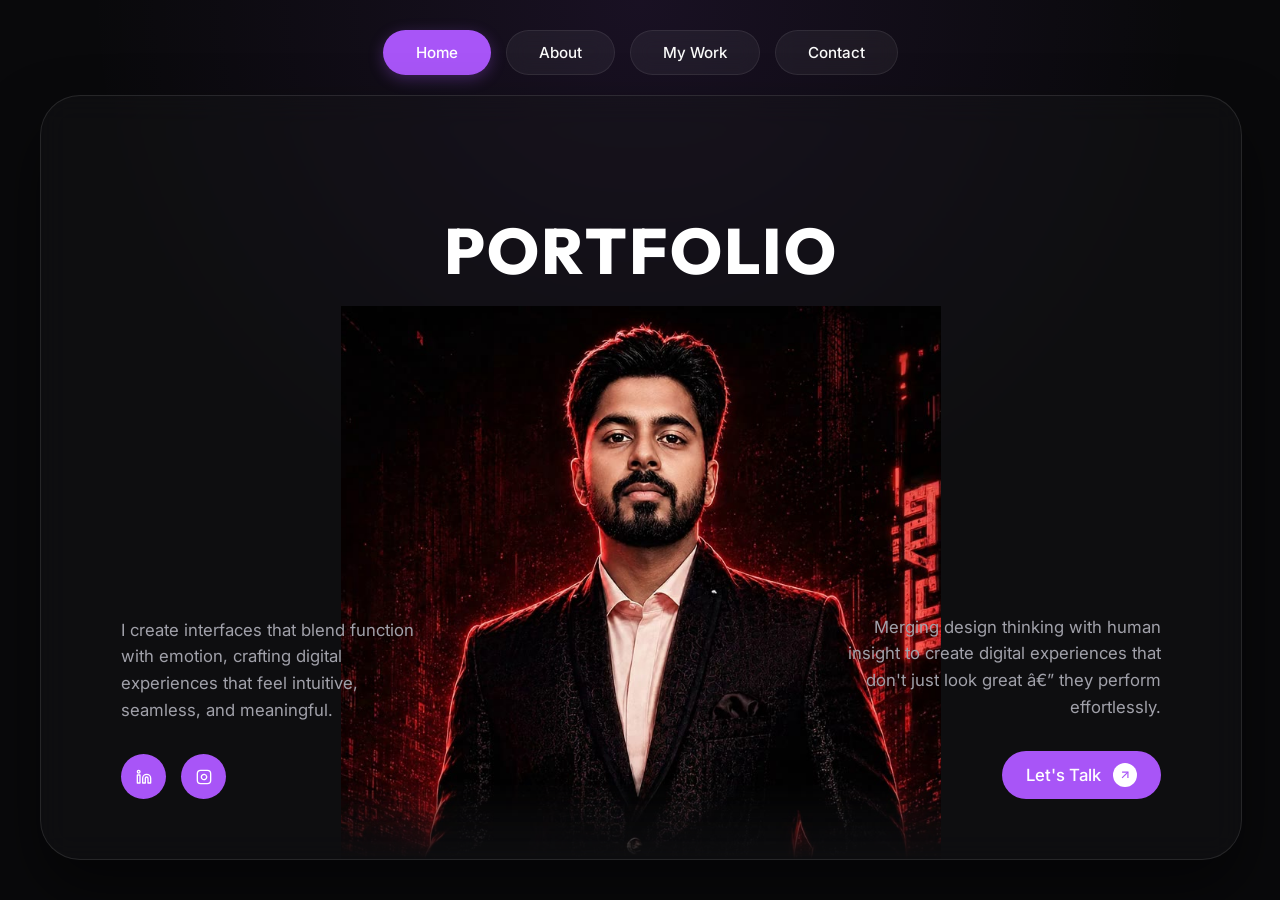
<file: index.html>
<!DOCTYPE html>
<html lang="en">
<head>
    <meta charset="UTF-8">
    <meta name="viewport" content="width=device-width, initial-scale=1.0">
    <title>Vishal Gupta - Portfolio</title>
    <!-- Fonts -->
    <link rel="preconnect" href="https://fonts.googleapis.com">
    <link rel="preconnect" href="https://fonts.gstatic.com" crossorigin>
    <link href="https://fonts.googleapis.com/css2?family=Inter:wght@300;400;500;600&family=Outfit:wght@300;400;500;600;700&family=Great+Vibes&display=swap" rel="stylesheet">
    <link rel="stylesheet" href="style.css">
</head>
<body>

    <!-- The scrolling content container -->
    <div class="scroll-container">
        <div class="page-content">
            <nav class="pill-nav">
                <a href="index.html" class="nav-item active">Home</a>
                <a href="about.html" class="nav-item">About</a>
                <a href="my-work.html" class="nav-item">My Work</a>
                <a href="contact.html" class="nav-item">Contact</a>
            </nav>

            <main class="hero-card">
                <!-- Center Portrait -->
                <div class="portrait-container">
                    <h2 class="portfolio-text">
                        <span class="letter letter-1">P</span>
                        <span class="letter letter-2">o</span>
                        <span class="letter letter-3">r</span>
                        <span class="letter letter-4">t</span>
                        <span class="letter letter-5">f</span>
                        <span class="letter letter-6">o</span>
                        <span class="letter letter-7">l</span>
                        <span class="letter letter-8">i</span>
                        <span class="letter letter-9">o</span>
                    </h2>
                    <img src="frames/frame (1).jpg" alt="Portrait" class="portrait-image">
                </div>

                <!-- Overlay Info -->
                <div class="hero-overlay-content">
                    <div class="hero-left-col">
                        <p>I create interfaces that blend function with emotion, crafting digital experiences that feel intuitive, seamless, and meaningful.</p>
                        <div class="social-links">
                            <a href="https://www.linkedin.com/in/vishalgupta57" target="_blank" class="social-icon">
                                <svg width="16" height="16" viewBox="0 0 24 24" fill="none" stroke="currentColor" stroke-width="2" stroke-linecap="round" stroke-linejoin="round">
                                    <path d="M16 8a6 6 0 0 1 6 6v7h-4v-7a2 2 0 0 0-2-2 2 2 0 0 0-2 2v7h-4v-7a6 6 0 0 1 6-6z"></path>
                                    <rect x="2" y="9" width="4" height="12"></rect>
                                    <circle cx="4" cy="4" r="2"></circle>
                                </svg>
                            </a>
                            <a href="https://www.instagram.com/iamvishalgupt" target="_blank" class="social-icon">
                                <svg width="16" height="16" viewBox="0 0 24 24" fill="none" stroke="currentColor" stroke-width="2"><rect x="2" y="2" width="20" height="20" rx="5" ry="5"></rect><path d="M16 11.37A4 4 0 1 1 12.63 8 4 4 0 0 1 16 11.37z"></path><line x1="17.5" y1="6.5" x2="17.51" y2="6.5"></line></svg>
                            </a>
                        </div>
                    </div>

                    <div class="hero-right-col">
                        <p>Merging design thinking with human insight to create digital experiences that don't just look great â€” they perform effortlessly.</p>
                        <a href="contact.html" class="btn-talk">
                            Let's Talk 
                            <span class="arrow">
                                <svg width="14" height="14" viewBox="0 0 24 24" fill="none" stroke="currentColor" stroke-width="2"><line x1="7" y1="17" x2="17" y2="7"></line><polyline points="7 7 17 7 17 17"></polyline></svg>
                            </span>
                        </a>
                    </div>
                </div>
            </main>

            <!-- Return to top removed -->
        </div>
    </div>

</body>
</html>
</file>
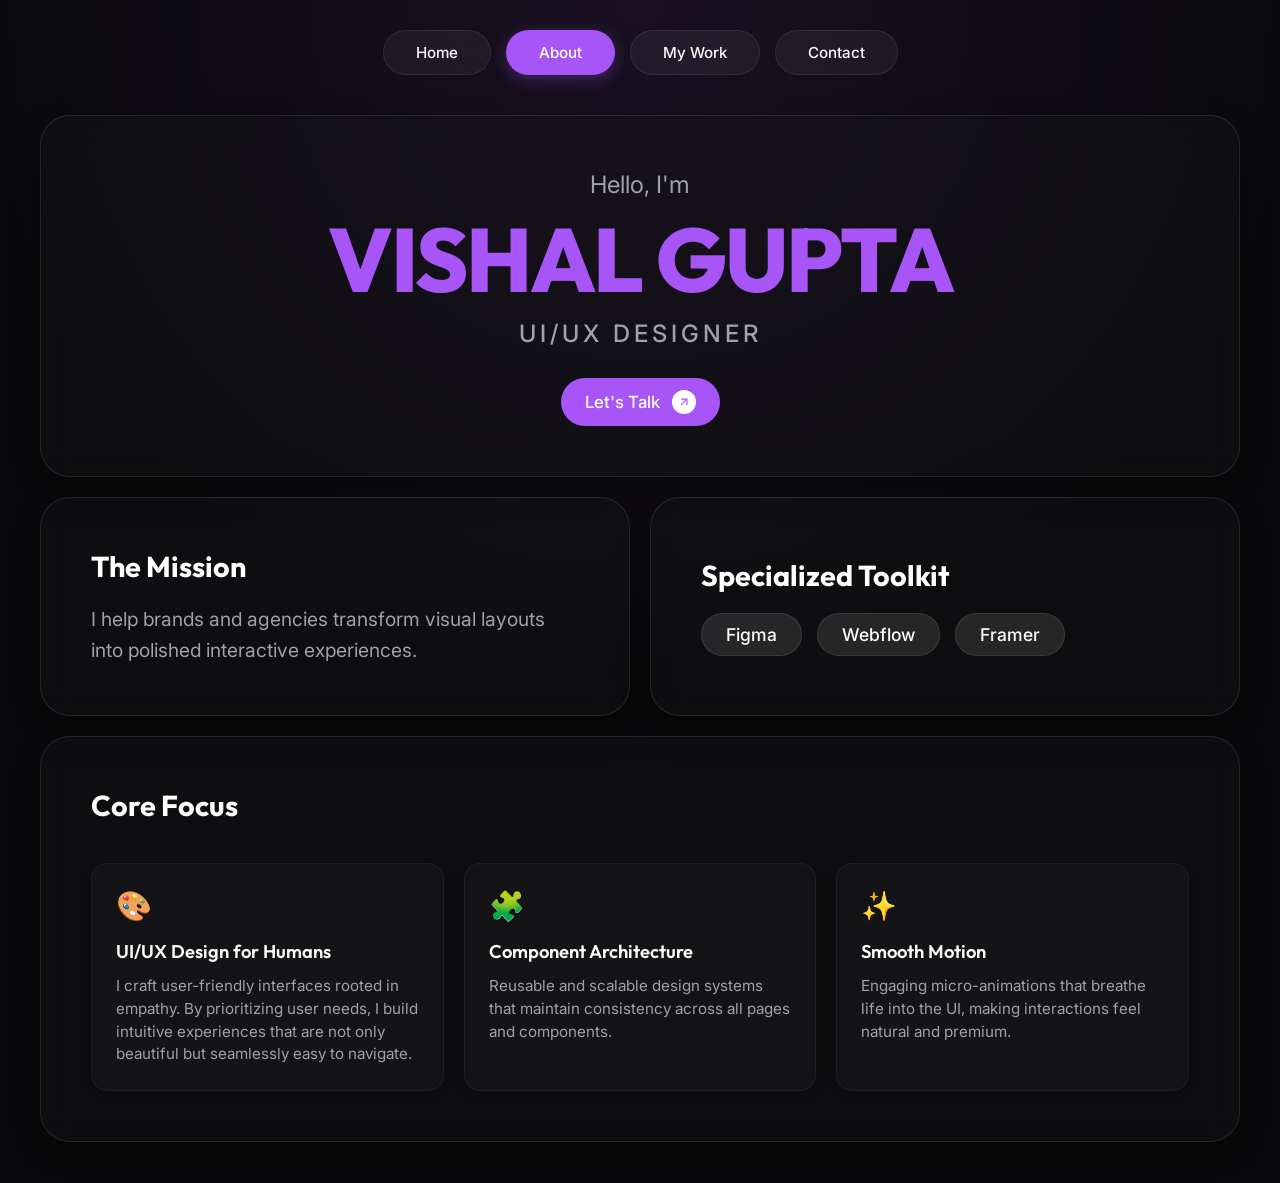
<file: about.html>
<!DOCTYPE html>
<html lang="en">
<head>
    <meta charset="UTF-8">
    <meta name="viewport" content="width=device-width, initial-scale=1.0">
    <title>About - Vishal Gupta</title>
    <link rel="stylesheet" href="style.css">
</head>
<body>
    <div class="page-content">
        <nav class="pill-nav">
            <a href="index.html" class="nav-item">Home</a>
            <a href="about.html" class="nav-item active">About</a>
            <a href="my-work.html" class="nav-item">My Work</a>
            <a href="contact.html" class="nav-item">Contact</a>
        </nav>

        <main class="about-container">
            <div class="bento-grid">
                <!-- Card 1: Intro -->
                <div class="bento-card col-span-2 intro-card">
                    <p class="greeting">Hello, I'm</p>
                    <h1 class="massive-name">VISHAL GUPTA</h1>
                    <h2 class="sub-title">UI/UX Designer</h2>
                    
                    <div style="margin-top: 30px;">
                        <a href="contact.html" class="btn-talk">
                            Let's Talk 
                            <span class="arrow">
                                <svg width="14" height="14" viewBox="0 0 24 24" fill="none" stroke="currentColor" stroke-width="2"><line x1="7" y1="17" x2="17" y2="7"></line><polyline points="7 7 17 7 17 17"></polyline></svg>
                            </span>
                        </a>
                    </div>
                </div>
                
                <!-- Card 2: Mission -->
                <div class="bento-card mission-card">
                    <h3>The Mission</h3>
                    <p>I help brands and agencies transform visual layouts into polished interactive experiences.</p>
                </div>
                
                <!-- Card 3: Toolkit -->
                <div class="bento-card toolkit-card">
                    <h3>Specialized Toolkit</h3>
                    <div class="toolkit-tags">
                        <span class="t-tag">Figma</span>
                        <span class="t-tag">Webflow</span>
                        <span class="t-tag">Framer</span>
                    </div>
                </div>

                <!-- Card 4: Focus -->
                <div class="bento-card col-span-2 focus-card">
                    <h3>Core Focus</h3>
                    <div class="micro-card-container">
                        <div class="micro-card">
                            <div class="mc-icon">🎨</div>
                            <h4>UI/UX Design for Humans</h4>
                            <p>I craft user-friendly interfaces rooted in empathy. By prioritizing user needs, I build intuitive experiences that are not only beautiful but seamlessly easy to navigate.</p>
                        </div>
                        <div class="micro-card">
                            <div class="mc-icon">🧩</div>
                            <h4>Component Architecture</h4>
                            <p>Reusable and scalable design systems that maintain consistency across all pages and components.</p>
                        </div>
                        <div class="micro-card">
                            <div class="mc-icon">✨</div>
                            <h4>Smooth Motion</h4>
                            <p>Engaging micro-animations that breathe life into the UI, making interactions feel natural and premium.</p>
                        </div>
                    </div>
                </div>
            </div>
        </main>

        <!-- Return to top removed -->
    </div>
</body>
</html>
</file>
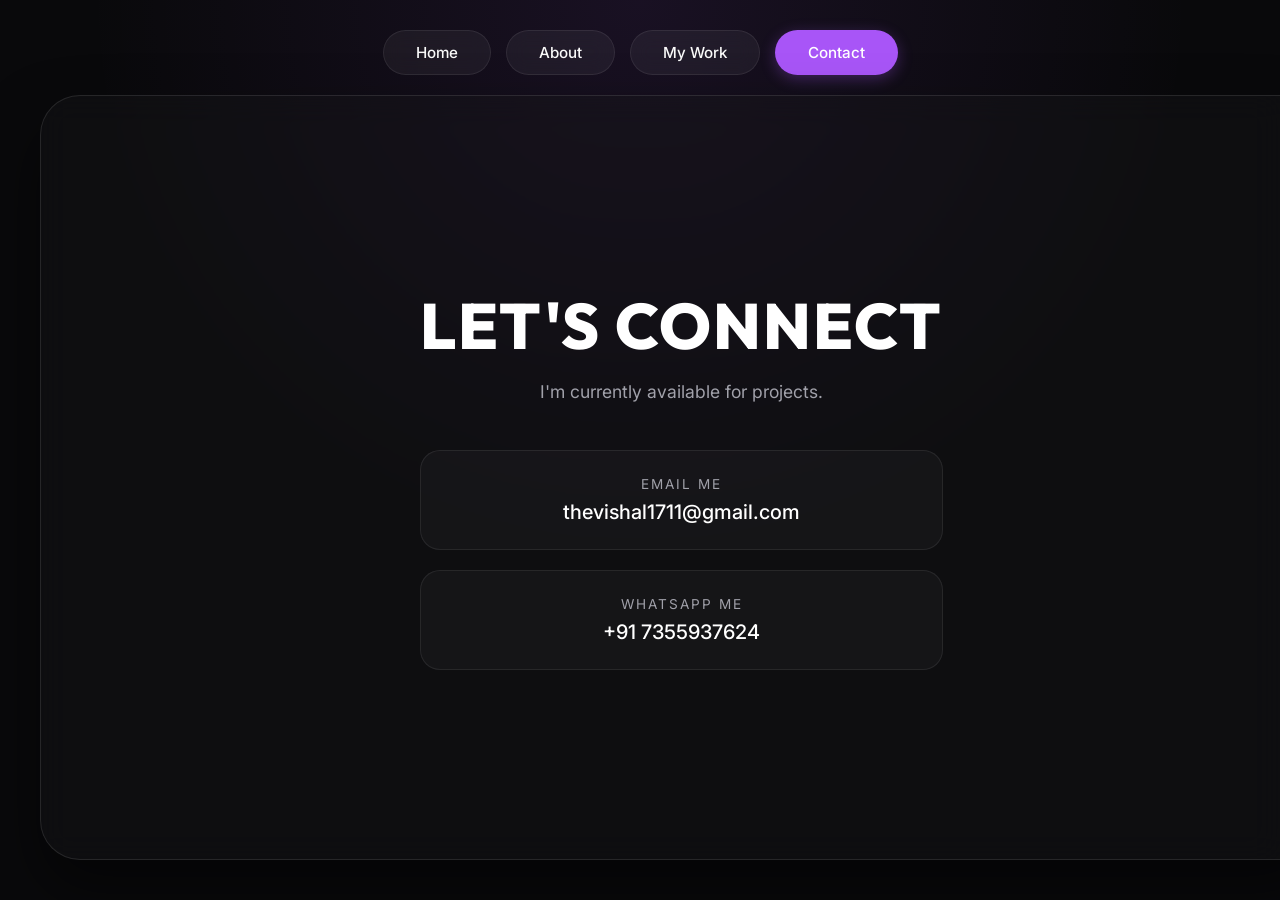
<file: contact.html>
<!DOCTYPE html>
<html lang="en">
<head>
    <meta charset="UTF-8">
    <meta name="viewport" content="width=device-width, initial-scale=1.0">
    <title>Contact - Vishal Gupta</title>
    <link rel="stylesheet" href="style.css">
</head>
<body>
    <div class="page-content">
        <nav class="pill-nav">
            <a href="index.html" class="nav-item">Home</a>
            <a href="about.html" class="nav-item">About</a>
            <a href="my-work.html" class="nav-item">My Work</a>
            <a href="contact.html" class="nav-item active">Contact</a>
        </nav>

        <main class="hero-card contact-card">
            <div class="contact-info">
                <h1>Let's Connect</h1>
                <p>I'm currently available for projects.</p>
                
                <div class="contact-methods">
                    <a href="mailto:thevishal1711@gmail.com" class="c-method">
                        <span class="c-label">Email Me</span>
                        <span class="c-value">thevishal1711@gmail.com</span>
                    </a>
                    
                    <a href="https://wa.me/917355937624" target="_blank" class="c-method">
                        <span class="c-label">WhatsApp Me</span>
                        <span class="c-value">+91 7355937624</span>
                    </a>
                </div>
            </div>
        </main>

        <!-- Return to top removed -->
    </div>
</body>
</html>
</file>
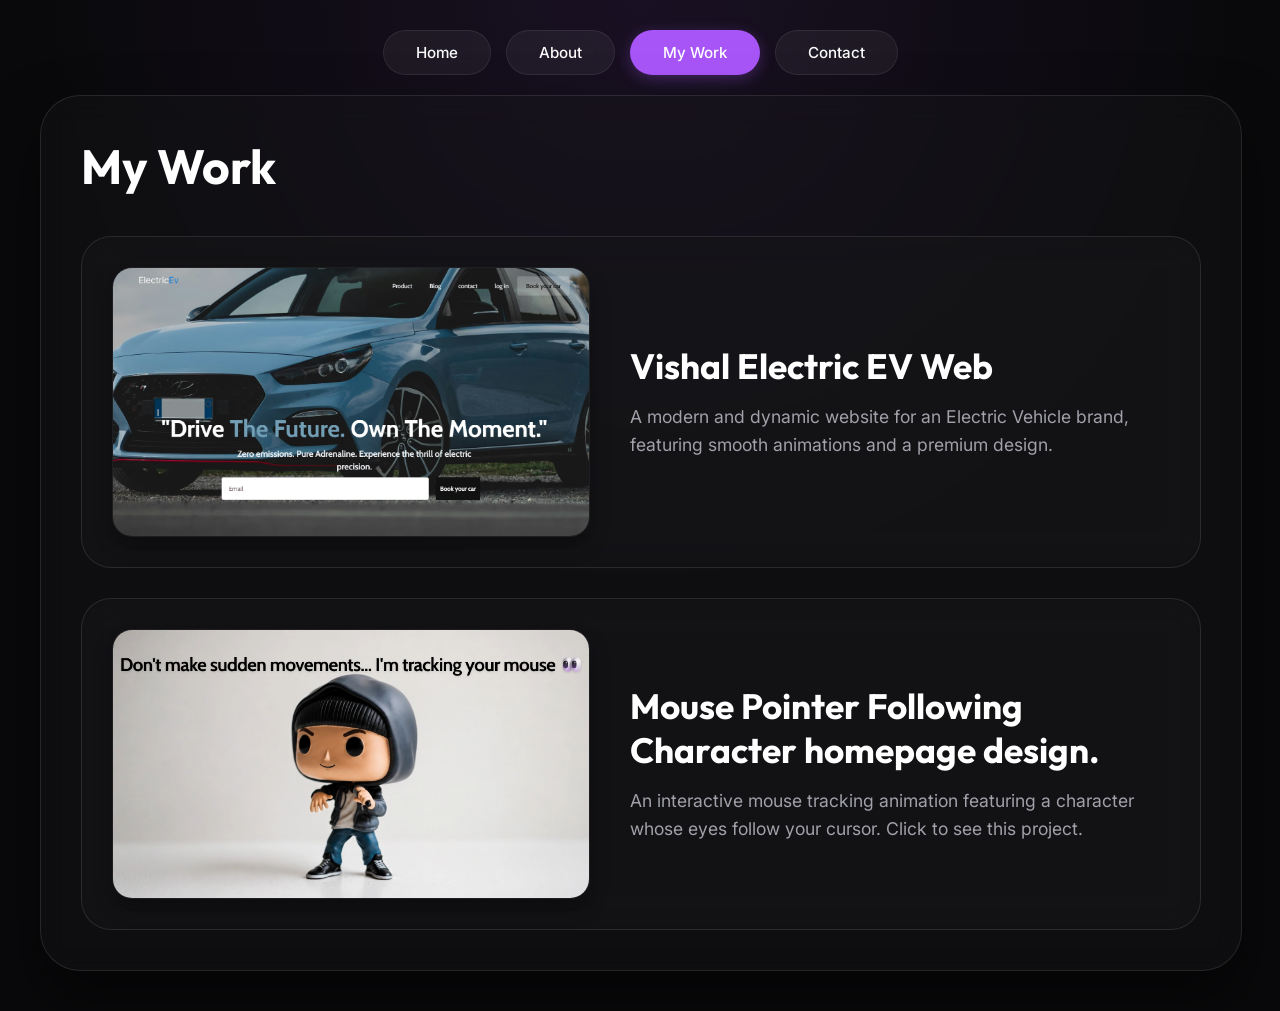
<file: my-work.html>
﻿<!DOCTYPE html>
<html lang="en">
<head>
    <meta charset="UTF-8">
    <meta name="viewport" content="width=device-width, initial-scale=1.0">
    <title>Projects - Vishal Gupta</title>
    <!-- Fonts -->
    <link rel="preconnect" href="https://fonts.googleapis.com">
    <link rel="preconnect" href="https://fonts.gstatic.com" crossorigin>
    <link href="https://fonts.googleapis.com/css2?family=Inter:wght@300;400;500;600&family=Outfit:wght@300;400;500;600;700&family=Great+Vibes&display=swap" rel="stylesheet">
    <link rel="stylesheet" href="style.css">
    <style>
        .projects-container {
            padding: 40px;
            display: flex;
            flex-direction: column;
            gap: 30px;
            width: 100%;
            box-sizing: border-box;
        }
        .project-card {
            background: var(--card-bg);
            border-radius: 30px;
            padding: 30px;
            backdrop-filter: blur(15px);
            -webkit-backdrop-filter: blur(15px);
            border: 1px solid rgba(255,255,255,0.1);
            text-decoration: none;
            color: var(--text-main);
            transition: all 0.3s ease;
            display: flex;
            flex-direction: row;
            align-items: center;
            gap: 40px;
            overflow: hidden;
        }
        .project-card:hover {
            transform: translateY(-5px);
            box-shadow: 0 20px 40px rgba(0,0,0,0.5);
            border: 1px solid var(--accent);
        }
        .project-thumb {
            width: 45%;
            height: auto;
            aspect-ratio: 16 / 9;
            object-fit: cover;
            border-radius: 20px;
            box-shadow: 0 10px 20px rgba(0,0,0,0.3);
            flex-shrink: 0;
            border: 1px solid rgba(255,255,255,0.05);
        }
        .project-content {
            display: flex;
            flex-direction: column;
            gap: 15px;
            flex-grow: 1;
        }
        .project-title {
            font-family: var(--font-display);
            font-size: 2.2rem;
            margin: 0;
            color: #FFFFFF;
        }
        .project-desc {
            font-size: 1.1rem;
            color: var(--text-muted);
            margin: 0;
            line-height: 1.6;
        }
        @media (max-width: 900px) {
            .project-card {
                flex-direction: column;
                gap: 25px;
            }
            .project-thumb {
                width: 100%;
                aspect-ratio: auto;
                height: 250px;
            }
        }
    </style>
</head>
<body>

    <div class="scroll-container">
        <div class="page-content">
            <nav class="pill-nav">
                <a href="index.html" class="nav-item">Home</a>
                <a href="about.html" class="nav-item">About</a>
                <a href="my-work.html" class="nav-item active">My Work</a>
                <a href="contact.html" class="nav-item">Contact</a>
            </nav>

            <main class="hero-card" style="align-items: flex-start; justify-content: flex-start;">
                <div class="projects-container">
                    <h1 style="font-family: var(--font-display); font-size: 3rem; margin: 0 0 10px 0; color: #FFFFFF;">My Work</h1>
                    <a href="https://vishal-electric-ev-web.webflow.io/" target="_blank" class="project-card">
                        <img src="Screenshot (288).png" alt="EV Web Thumbnail" class="project-thumb">
                        <div class="project-content">
                            <h2 class="project-title">Vishal Electric EV Web</h2>
                            <p class="project-desc">A modern and dynamic website for an Electric Vehicle brand, featuring smooth animations and a premium design.</p>
                        </div>
                    </a>
                    <a href="https://mouse-tracker-zeta.vercel.app" target="_blank" class="project-card">
                        <img src="frames/mouse_tracker_thumb.png" alt="Mouse Tracker Thumbnail" class="project-thumb">
                        <div class="project-content">
                            <h2 class="project-title">Mouse Pointer Following Character homepage design.</h2>
                            <p class="project-desc">An interactive mouse tracking animation featuring a character whose eyes follow your cursor. Click to see this project.</p>
                        </div>
                    </a>
                </div>
            </main>

            <!-- Return to top removed -->
        </div>
    </div>

</body>
</html>
</file>
<file: style.css>
@import url('https://fonts.googleapis.com/css2?family=Inter:wght@400;500;600&family=Outfit:wght@500;800&display=swap');

:root {
    --bg-color: #09090b;
    --text-main: #fafafa;
    --text-muted: #a1a1aa;
    --accent: #a855f7;
    --card-bg: rgba(24, 24, 27, 0.4); 
    
    --font-sans: 'Inter', sans-serif;
    --font-display: 'Outfit', sans-serif;
}

body, html {
    margin: 0;
    padding: 0;
    width: 100%;
    background-color: var(--bg-color);
    background-image: radial-gradient(circle at 50% 0%, rgba(168, 85, 247, 0.1), transparent 50%);
    color: var(--text-main);
    overflow-x: hidden;
    scroll-behavior: smooth;
    font-family: var(--font-sans);
    -webkit-font-smoothing: antialiased;
}


.scroll-container {
    position: relative;
    z-index: 1;
    width: 100%;
}

.page-content {
    width: 100%;
    max-width: 1600px;
    margin: 0 auto;
    padding: 20px 40px;
    box-sizing: border-box;
    min-height: 100vh;
    display: flex;
    flex-direction: column;
}

/* Nav */
.pill-nav {
    display: flex;
    justify-content: center;
    gap: 15px;
    padding: 10px 0 20px 0;
    width: 100%;
}

.nav-item {
    padding: 12px 32px;
    background: rgba(255, 255, 255, 0.05);
    color: var(--text-main);
    border: 1px solid rgba(255, 255, 255, 0.08);
    border-radius: 40px;
    text-decoration: none;
    font-weight: 500;
    font-size: 0.95rem;
    backdrop-filter: blur(10px);
    transition: all 0.3s cubic-bezier(0.25, 1, 0.5, 1);
}

.nav-item.active {
    background: var(--accent);
    color: #FFFFFF;
    border-color: transparent;
    box-shadow: 0 4px 15px rgba(168, 85, 247, 0.3);
}

.nav-item:hover:not(.active) {
    background: rgba(255, 255, 255, 0.1);
    transform: translateY(-2px);
    box-shadow: 0 4px 15px rgba(0,0,0,0.2);
}

/* Hero Card */
.hero-card {
    position: relative;
    width: 100%;
    flex: 1;
    background: var(--card-bg);
    border-radius: 40px;
    overflow: hidden;
    display: flex;
    align-items: center;
    justify-content: center;
    backdrop-filter: blur(15px);
    -webkit-backdrop-filter: blur(15px);
    border: 1px solid rgba(255,255,255,0.1);
    box-shadow: 0 30px 60px rgba(0,0,0,0.5);
    margin-bottom: 20px;
}

/* Massive Text */
.hero-bg-text {
    position: absolute;
    top: 45%;
    left: 50%;
    transform: translate(-50%, -50%);
    font-family: var(--font-display);
    font-size: clamp(8rem, 18vw, 25rem);
    font-weight: 800;
    color: #FFFFFF;
    margin: 0;
    line-height: 0.8;
    white-space: nowrap;
    z-index: 1;
    letter-spacing: -4px;
}

/* Center Portrait */
.portrait-container {
    position: absolute;
    bottom: 0;
    left: 50%;
    transform: translateX(-50%);
    width: 600px;
    max-width: 50%;
    height: 85%;
    z-index: 2;
    display: flex;
    flex-direction: column;
    align-items: center;
    justify-content: flex-end;
}

.portfolio-text {
    width: 100%;
    text-align: center;
    color: #FFFFFF;
    font-weight: 800;
    font-size: clamp(3rem, 5vw, 5rem);
    font-family: var(--font-display);
    text-transform: uppercase;
    letter-spacing: 2px;
    margin: 0 0 15px 0;
    display: flex;
    justify-content: center;
    overflow: visible;
}

.letter {
    display: inline-block;
    opacity: 0;
    animation: flyIn 1.5s cubic-bezier(0.16, 1, 0.3, 1) forwards;
}

.letter-1 { --start-x: -100vw; --start-y: -100vh; animation-delay: 0.1s; }
.letter-2 { --start-x: 50vw; --start-y: -100vh; animation-delay: 0.2s; }
.letter-3 { --start-x: 100vw; --start-y: -50vh; animation-delay: 0.15s; }
.letter-4 { --start-x: -100vw; --start-y: 0vh; animation-delay: 0.25s; }
.letter-5 { --start-x: 100vw; --start-y: 100vh; animation-delay: 0.1s; }
.letter-6 { --start-x: -50vw; --start-y: 100vh; animation-delay: 0.3s; }
.letter-7 { --start-x: 100vw; --start-y: 0vh; animation-delay: 0.2s; }
.letter-8 { --start-x: -100vw; --start-y: 100vh; animation-delay: 0.35s; }
.letter-9 { --start-x: 50vw; --start-y: -100vh; animation-delay: 0.15s; }

@keyframes flyIn {
    0% {
        opacity: 0;
        transform: translate(var(--start-x), var(--start-y)) rotate(45deg) scale(0.5);
    }
    100% {
        opacity: 1;
        transform: translate(0, 0) rotate(0deg) scale(1);
    }
}

.portrait-image {
    width: 100%;
    flex: 1;
    min-height: 0;
    object-fit: cover;
    object-position: center;
    -webkit-mask-image: linear-gradient(to top, transparent 0%, black 15%);
    mask-image: linear-gradient(to top, transparent 0%, black 15%);
}

/* Overlay Content */
.hero-overlay-content {
    position: absolute;
    inset: 0;
    padding: 60px 80px;
    z-index: 3;
    display: flex;
    justify-content: space-between;
    align-items: flex-end;
    pointer-events: none;
}

.hero-left-col, .hero-right-col {
    width: 320px;
    pointer-events: auto;
}

.hero-left-col p {
    font-size: 1.05rem;
    line-height: 1.6;
    color: var(--text-muted);
    margin-bottom: 30px;
}

.social-links {
    display: flex;
    gap: 15px;
}

.social-icon {
    display: flex;
    align-items: center;
    justify-content: center;
    width: 45px;
    height: 45px;
    background: var(--accent);
    color: #FFF;
    border-radius: 50%;
    text-decoration: none;
    transition: transform 0.3s ease;
}

.social-icon:hover {
    transform: scale(1.1);
}

.hero-right-col {
    text-align: right;
    display: flex;
    flex-direction: column;
    align-items: flex-end;
}

.hero-right-col p {
    font-size: 1.05rem;
    line-height: 1.6;
    color: var(--text-muted);
    margin-bottom: 30px;
}

.btn-talk {
    display: inline-flex;
    align-items: center;
    gap: 12px;
    padding: 12px 24px;
    background: var(--accent);
    color: #FFF;
    border-radius: 30px;
    text-decoration: none;
    font-weight: 500;
    font-size: 1.05rem;
    transition: transform 0.3s ease;
    
    /* Animation */
    --start-x: 100vw;
    --start-y: 100vh;
    opacity: 0;
    animation: flyIn 1.5s cubic-bezier(0.16, 1, 0.3, 1) forwards;
    animation-delay: 0.4s;
}

.btn-talk:hover {
    transform: translateY(-2px) !important;
}

.btn-talk .arrow {
    display: flex;
    align-items: center;
    justify-content: center;
    background: #FFF;
    color: var(--accent);
    width: 24px;
    height: 24px;
    border-radius: 50%;
}

/* Contact Page Specific */
.contact-card {
    display: flex;
    align-items: center;
    justify-content: center;
    padding: 40px;
}

.contact-info {
    text-align: center;
    color: #FFF;
    display: flex;
    flex-direction: column;
    align-items: center;
    gap: 30px;
    z-index: 2;
    animation: flyIn 1s cubic-bezier(0.16, 1, 0.3, 1) forwards;
    --start-x: 0;
    --start-y: 50px;
    opacity: 0;
}

.contact-info h1 {
    font-family: var(--font-display);
    font-size: clamp(3rem, 5vw, 5rem);
    font-weight: 800;
    text-transform: uppercase;
    letter-spacing: 2px;
    margin: 0;
}

.contact-info p {
    color: var(--text-muted);
    font-size: 1.1rem;
    margin-top: -15px;
}

.contact-methods {
    display: flex;
    flex-direction: column;
    gap: 20px;
    width: 100%;
    min-width: 320px;
}

.c-method {
    display: flex;
    flex-direction: column;
    background: rgba(255, 255, 255, 0.03);
    padding: 25px 30px;
    border-radius: 20px;
    text-decoration: none;
    border: 1px solid rgba(255, 255, 255, 0.08);
    transition: all 0.3s ease;
    text-align: center;
}

.c-method:hover {
    background: var(--accent);
    transform: translateY(-5px);
    border-color: var(--accent);
    box-shadow: 0 10px 30px rgba(93, 0, 255, 0.3);
}

.c-method .c-label {
    font-size: 0.85rem;
    color: var(--text-muted);
    margin-bottom: 8px;
    text-transform: uppercase;
    letter-spacing: 2px;
    transition: color 0.3s ease;
}

.c-method:hover .c-label {
    color: rgba(255, 255, 255, 0.8);
}

.c-method .c-value {
    color: #FFF;
    font-size: 1.25rem;
    font-weight: 500;
}

/* About Page Specific - Bento Grid */
.about-container {
    flex: 1;
    display: flex;
    flex-direction: column;
    padding: 20px 0;
}

.bento-grid {
    display: grid;
    grid-template-columns: repeat(2, 1fr);
    gap: 20px;
    width: 100%;
    max-width: 1400px;
    margin: 0 auto;
}

.col-span-2 {
    grid-column: span 2;
}

.bento-card {
    background: var(--card-bg);
    border-radius: 30px;
    padding: 50px;
    display: flex;
    flex-direction: column;
    justify-content: center;
    backdrop-filter: blur(15px);
    -webkit-backdrop-filter: blur(15px);
    border: 1px solid rgba(255,255,255,0.1);
    box-shadow: 0 10px 30px rgba(0,0,0,0.3);
    transition: transform 0.3s ease, border-color 0.3s ease;
    animation: flyIn 0.8s cubic-bezier(0.16, 1, 0.3, 1) forwards;
    opacity: 0;
    --start-x: 0;
    --start-y: 50px;
}

.bento-card:hover {
    transform: translateY(-5px);
    border-color: rgba(255,255,255,0.2);
}

.intro-card { animation-delay: 0.1s; }
.mission-card { animation-delay: 0.2s; }
.toolkit-card { animation-delay: 0.3s; }
.focus-card { animation-delay: 0.4s; }

.intro-card {
    align-items: center;
    text-align: center;
}

.intro-card .greeting {
    font-size: 1.5rem;
    color: var(--text-muted);
    margin-bottom: 10px;
}

.intro-card .massive-name {
    font-family: var(--font-display);
    font-size: clamp(3rem, 7vw, 7rem);
    font-weight: 800;
    color: var(--accent);
    margin: 0;
    line-height: 1;
    text-transform: uppercase;
    letter-spacing: -2px;
}

.intro-card .sub-title {
    font-size: 1.5rem;
    color: var(--text-muted);
    margin: 15px 0 0 0;
    letter-spacing: 4px;
    text-transform: uppercase;
    font-weight: 500;
}

.bento-card h3 {
    font-family: var(--font-display);
    font-size: 1.8rem;
    margin: 0 0 20px 0;
    color: #FFF;
}

.bento-card p {
    font-size: 1.2rem;
    line-height: 1.6;
    color: var(--text-muted);
    margin: 0;
}

.toolkit-tags {
    display: flex;
    flex-wrap: wrap;
    gap: 15px;
}

.t-tag {
    background: rgba(255, 255, 255, 0.1);
    color: #FFF;
    padding: 10px 24px;
    border-radius: 30px;
    font-size: 1.1rem;
    font-weight: 500;
    border: 1px solid rgba(255,255,255,0.1);
}

.focus-grid {
    display: grid;
    grid-template-columns: repeat(4, 1fr);
    gap: 20px;
    margin-top: 20px;
}

.focus-item {
    background: rgba(0, 0, 0, 0.3);
    padding: 30px 20px;
    border-radius: 20px;
    text-align: center;
    display: flex;
    flex-direction: column;
    align-items: center;
    gap: 15px;
    border: 1px solid rgba(255,255,255,0.05);
}

.f-icon {
    font-size: 2.5rem;
}

.focus-item h4 {
    margin: 0;
    font-size: 1rem;
    color: var(--text-muted);
    font-weight: 500;
    line-height: 1.4;
}

/* Return to Top Link */
.return-to-top {
    display: inline-flex;
    align-items: center;
    justify-content: center;
    gap: 8px;
    margin: 40px auto 10px auto;
    color: var(--text-muted);
    font-size: 0.85rem;
    text-transform: uppercase;
    letter-spacing: 2px;
    text-decoration: none;
    transition: all 0.3s ease;
}

.return-to-top:hover {
    color: #FFF;
    transform: translateY(-5px);
}

/* Responsive */
@media (max-width: 1200px) {
    .hero-overlay-content {
        padding: 40px;
    }
}

@media (max-width: 900px) {
    .portrait-container {
        width: 70%;
    }
    .hero-left-col, .hero-right-col {
        width: 300px;
    }
    .bento-grid {
        grid-template-columns: 1fr;
    }
    .col-span-2 {
        grid-column: span 1;
    }
    .focus-grid {
        grid-template-columns: repeat(2, 1fr);
    }
}

@media (max-width: 768px) {
    .page-content {
        padding: 20px;
        min-height: 100vh;
    }
    .pill-nav {
        flex-wrap: wrap;
        justify-content: center;
        gap: 10px;
    }
    .hero-card {
        height: auto;
        min-height: 80vh;
        display: flex;
        flex-direction: column;
        align-items: center;
        justify-content: center;
        padding: 60px 20px;
        gap: 60px; /* Forces spacing between the top paragraph, the portrait, and the bottom paragraph */
    }
    .hero-overlay-content {
        display: contents;
    }
    .hero-left-col {
        order: 1;
        width: 100%;
        max-width: 400px;
        align-items: center;
        text-align: center;
    }
    .portrait-container {
        position: relative;
        bottom: auto;
        left: auto;
        transform: none;
        width: 100%;
        max-width: 400px;
        height: 400px;
        order: 2;
        margin: 0; /* Let the flex gap handle the spacing */
    }
    .hero-right-col {
        order: 3;
        width: 100%;
        max-width: 400px;
        align-items: center;
        text-align: center;
    }
    .focus-grid {
        grid-template-columns: 1fr;
    }
    .bento-card {
        padding: 30px;
    }
    .contact-card {
        padding: 30px 20px;
    }
}

@media (max-width: 480px) {
    .page-content {
        padding: 10px;
    }
    .hero-card {
        padding: 40px 15px;
        gap: 50px;
    }
    .portrait-container {
        height: 350px;
        margin: 0;
    }
    .bento-card {
        padding: 25px 20px;
    }
    .intro-card .massive-name {
        font-size: 3rem;
    }
    .contact-info h1 {
        font-size: 2.8rem;
    }
    .c-method {
        padding: 15px 20px;
    }
    .pill-nav {
        padding: 10px 15px;
    }
    .nav-item {
        font-size: 0.85rem;
    }
}

/* Micro UI Cards */
.micro-card-container {
    display: grid;
    grid-template-columns: repeat(auto-fit, minmax(240px, 1fr));
    gap: 20px;
    margin-top: 20px;
}
.micro-card {
    background: rgba(24, 24, 27, 0.6);
    color: var(--text-main);
    border-radius: 16px;
    padding: 24px;
    text-align: left;
    transition: all 0.4s cubic-bezier(0.25, 1, 0.5, 1);
    box-shadow: 0 4px 10px rgba(0, 0, 0, 0.2);
    display: flex;
    flex-direction: column;
    gap: 12px;
    position: relative;
    overflow: hidden;
    cursor: pointer;
    border: 1px solid rgba(255,255,255,0.05);
    backdrop-filter: blur(10px);
}
.micro-card::before {
    content: '';
    position: absolute;
    top: 0; left: 0; width: 100%; height: 100%;
    background: linear-gradient(135deg, rgba(255,255,255,0) 0%, rgba(168,85,247,0.1) 100%);
    opacity: 0;
    transition: opacity 0.4s ease;
    pointer-events: none;
}
.micro-card:hover {
    transform: translateY(-8px) scale(1.02);
    box-shadow: 0 20px 40px rgba(0, 0, 0, 0.4), 0 10px 20px rgba(168, 85, 247, 0.15);
    border-color: var(--accent);
}
.micro-card:hover::before {
    opacity: 1;
}
.micro-card h4 {
    font-size: 1.15rem;
    font-weight: 600;
    margin: 0;
    color: var(--text-main);
    z-index: 1;
    font-family: var(--font-display);
}
.micro-card p {
    font-size: 0.95rem;
    color: var(--text-muted);
    margin: 0;
    line-height: 1.5;
    z-index: 1;
}
.micro-card .mc-icon {
    font-size: 1.8rem;
    margin-bottom: 5px;
    z-index: 1;
}
</file>
